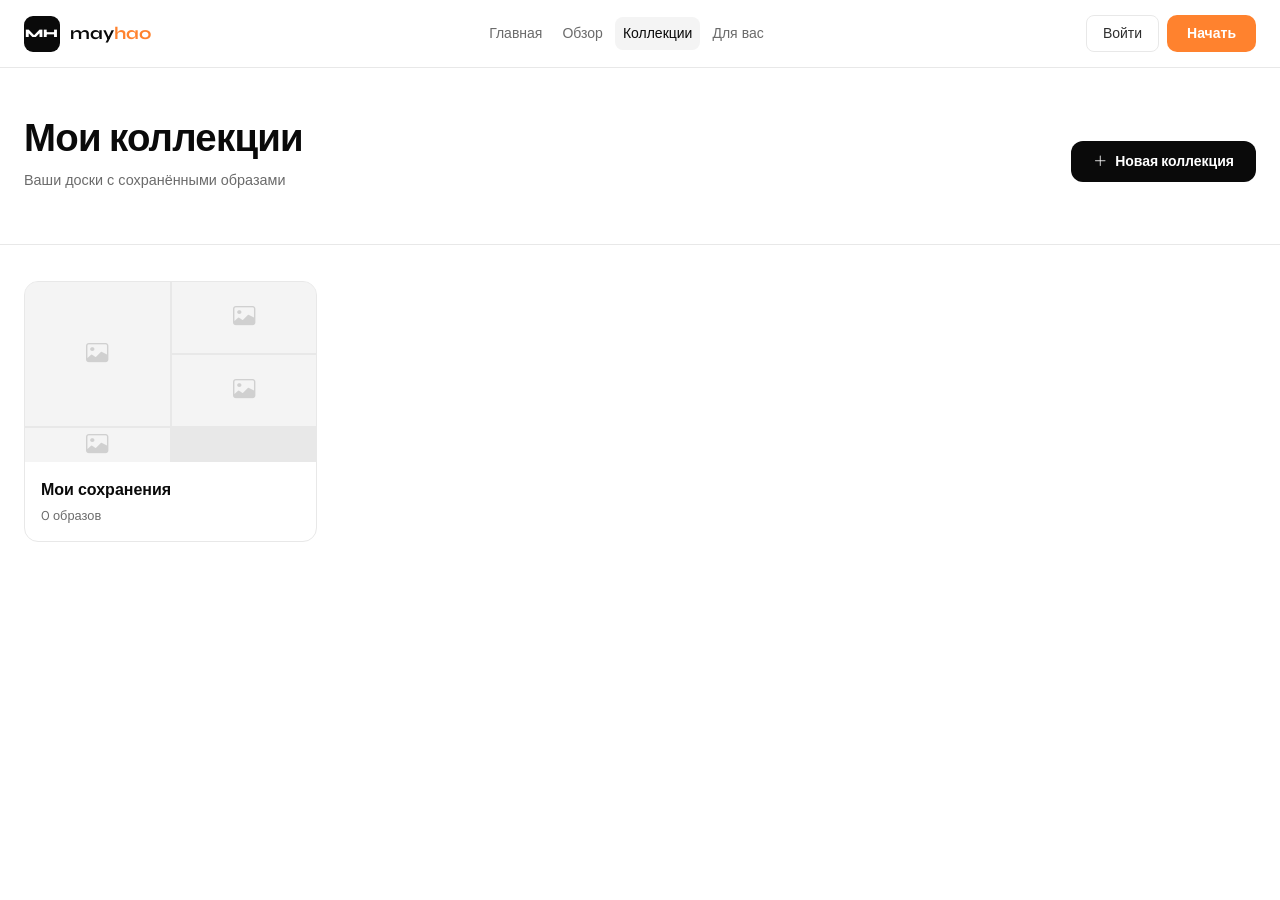
<file: collections.html>
<!DOCTYPE html>
<html lang="ru">
<head>
  <meta charset="UTF-8" />
  <meta name="viewport" content="width=device-width, initial-scale=1.0" />
  <title>Коллекции — Mayhao</title>
  <link rel="preconnect" href="https://fonts.googleapis.com" />
  <link href="https://fonts.googleapis.com/css2?family=Syne:wght@400;500;600;700;800&family=DM+Sans:ital,opsz,wght@0,9..40,300;0,9..40,400;0,9..40,500;1,9..40,300&display=swap" rel="stylesheet" />
  <link href="https://cdn.jsdelivr.net/npm/bootstrap@5.3.2/dist/css/bootstrap.min.css" rel="stylesheet" />
  <link href="https://cdn.jsdelivr.net/npm/bootstrap-icons@1.11.3/font/bootstrap-icons.min.css" rel="stylesheet" />
  <link rel="stylesheet" href="../style.css" />
</head>
<body>

  <nav class="navbar navbar-expand-lg vi-navbar" id="mainNav">
    <div class="container-fluid px-4">
      <a class="navbar-brand vi-logo" href="../index.html">
        <span class="logo-mark">MH</span>
        <span class="logo-text">may<em>hao</em></span>
      </a>
      <button class="navbar-toggler" type="button" data-bs-toggle="collapse" data-bs-target="#navMenu">
        <i class="bi bi-list"></i>
      </button>
      <div class="collapse navbar-collapse" id="navMenu">
        <ul class="navbar-nav mx-auto gap-1">
          <li class="nav-item"><a class="nav-link" href="../index.html">Главная</a></li>
          <li class="nav-item"><a class="nav-link" href="explore.html">Обзор</a></li>
          <li class="nav-item"><a class="nav-link active" href="collections.html">Коллекции</a></li>
          <li class="nav-item"><a class="nav-link" href="foryou.html">Для вас</a></li>
        </ul>
        <div class="nav-actions d-flex align-items-center gap-2">
          <a href="login.html" class="btn-ghost">Войти</a>
          <a href="register.html" class="btn-primary-vi">Начать</a>
        </div>
      </div>
    </div>
  </nav>

  <!-- Список коллекций -->
  <div id="collectionsView">
    <div class="collections-hero">
      <div class="container-fluid px-4">
        <div class="d-flex align-items-center justify-content-between flex-wrap gap-3">
          <div>
            <h1 class="section-title">Мои коллекции</h1>
            <p class="section-sub mt-1">Ваши доски с сохранёнными образами</p>
          </div>
          <button class="btn-new-collection" id="newCollectionBtn">
            <i class="bi bi-plus-lg"></i> Новая коллекция
          </button>
        </div>
      </div>
    </div>
    <div class="container-fluid px-4">
      <div class="collections-grid" id="collectionsGrid"></div>
    </div>
  </div>

  <!-- Детали коллекции -->
  <div id="detailView" class="collection-detail" style="padding-top:calc(var(--nav-h) + 32px);">
    <div class="container-fluid px-4">
      <button class="back-btn" id="backBtn"><i class="bi bi-arrow-left"></i> Все коллекции</button>
      <div class="d-flex align-items-center justify-content-between flex-wrap gap-3 mb-4">
        <div>
          <h2 class="section-title" id="detailTitle"></h2>
          <p class="section-sub" id="detailCount"></p>
        </div>
        <button class="delete-col-btn" id="deleteColBtn"><i class="bi bi-trash3"></i> Удалить</button>
      </div>
      <div class="masonry-grid" id="detailGrid"></div>
      <div id="detailEmpty" style="display:none;" class="empty-state">
        <div class="empty-icon"><i class="bi bi-images"></i></div>
        <h3>Коллекция пуста</h3>
        <p>Сохраняйте образы со страницы «Обзор», чтобы заполнить эту коллекцию.</p>
        <a href="explore.html" class="btn-primary-vi mt-2">Смотреть образы</a>
      </div>
    </div>
  </div>

  <!-- MODAL: Новая коллекция -->
  <div class="modal fade" id="newCollectionModal" tabindex="-1">
    <div class="modal-dialog modal-dialog-centered">
      <div class="modal-content vi-modal p-4">
        <div class="d-flex justify-content-between align-items-center mb-4">
          <h5 class="mb-0" style="font-family:var(--font-display);font-weight:700;">Новая коллекция</h5>
          <button class="btn-close" data-bs-dismiss="modal"></button>
        </div>
        <div class="form-group-vi">
          <label class="form-label-vi">Название</label>
          <input type="text" class="form-input-vi" id="newColName" placeholder="например, Осенние образы" maxlength="48" />
          <div class="form-error" id="newColError">Введите название</div>
        </div>
        <button class="form-submit-vi" id="createColBtn">Создать коллекцию</button>
      </div>
    </div>
  </div>

  <div class="modal fade" id="collectionModal" tabindex="-1">
    <div class="modal-dialog modal-dialog-centered">
      <div class="modal-content vi-modal p-4">
        <div class="d-flex justify-content-between align-items-center mb-3">
          <h5 class="mb-0" style="font-family:var(--font-display);font-weight:700;">Сохранить в…</h5>
          <button class="btn-close" data-bs-dismiss="modal"></button>
        </div>
        <div class="collection-select-list" id="collectionSelectList"></div>
      </div>
    </div>
  </div>

  <div class="vi-toast" id="viToast"></div>
  <script src="https://cdn.jsdelivr.net/npm/bootstrap@5.3.2/dist/js/bootstrap.bundle.min.js"></script>
  <script src="../script.js"></script>
  <script>
    let activeCollectionId = null;

    document.addEventListener('DOMContentLoaded', () => {
      renderCollections();

      document.getElementById('newCollectionBtn').addEventListener('click', () => {
        document.getElementById('newColName').value = '';
        document.getElementById('newColError').classList.remove('show');
        new bootstrap.Modal(document.getElementById('newCollectionModal')).show();
      });

      document.getElementById('createColBtn').addEventListener('click', () => {
        const name = document.getElementById('newColName').value.trim();
        if (!name) { document.getElementById('newColError').classList.add('show'); return; }
        const cols = getCollections();
        const newCol = { id: `col_${Date.now()}`, name, images: [] };
        cols.push(newCol);
        Store.set('mh_collections', cols);
        bootstrap.Modal.getInstance(document.getElementById('newCollectionModal')).hide();
        showToast(`✓ «${name}» создана`);
        renderCollections();
      });

      document.getElementById('backBtn').addEventListener('click', showCollectionsView);

      document.getElementById('deleteColBtn').addEventListener('click', () => {
        if (!activeCollectionId || activeCollectionId === 'default') { showToast('Нельзя удалить основную коллекцию'); return; }
        if (!confirm('Удалить эту коллекцию? Образы останутся в сохранениях.')) return;
        Store.set('mh_collections', getCollections().filter(c => c.id !== activeCollectionId));
        showToast('Коллекция удалена');
        showCollectionsView();
        renderCollections();
      });
    });

    function renderCollections() {
      const grid = document.getElementById('collectionsGrid');
      const cols = getCollections();
      if (!cols.length) {
        grid.innerHTML = `<div class="empty-state" style="grid-column:1/-1;"><div class="empty-icon"><i class="bi bi-folder2-open"></i></div><h3>Нет коллекций</h3><p>Создайте коллекцию, чтобы упорядочить сохранённые образы.</p></div>`;
        return;
      }
      grid.innerHTML = '';
      cols.forEach(col => {
        const card = document.createElement('div');
        card.className = 'collection-card';
        const imgs = col.images.slice(0, 4);
        const previews = Array(4).fill(null).map((_,i) => imgs[i]
          ? `<img src="${imgs[i].url}" alt="" loading="lazy" />`
          : `<div class="preview-placeholder"><i class="bi bi-image"></i></div>`
        );
        card.innerHTML = `
          <div class="collection-preview">${previews.join('')}</div>
          <div class="collection-info">
            <div class="collection-name">${col.name}</div>
            <div class="collection-count">${col.images.length} ${plural(col.images.length, 'образ','образа','образов')}</div>
          </div>
        `;
        card.addEventListener('click', () => openCollection(col.id));
        grid.appendChild(card);
      });
    }

    function plural(n, one, few, many) {
      if (n % 10 === 1 && n % 100 !== 11) return one;
      if ([2,3,4].includes(n % 10) && ![12,13,14].includes(n % 100)) return few;
      return many;
    }

    function openCollection(id) {
      const col = getCollections().find(c => c.id === id);
      if (!col) return;
      activeCollectionId = id;
      document.getElementById('detailTitle').textContent = col.name;
      document.getElementById('detailCount').textContent = `${col.images.length} ${plural(col.images.length,'образ','образа','образов')}`;
      document.getElementById('deleteColBtn').style.display = id === 'default' ? 'none' : 'inline-flex';
      const grid = document.getElementById('detailGrid');
      const empty = document.getElementById('detailEmpty');
      grid.innerHTML = '';
      if (!col.images.length) { empty.style.display='flex'; grid.style.display='none'; }
      else {
        empty.style.display='none'; grid.style.display='';
        col.images.forEach(img => grid.appendChild(buildCard({
          id: img.id, urls:{small:img.url,regular:img.url,thumb:img.url}, alt_description:'образ', width:800, height:1000,
          user:{name:img.author||'Автор',profile_image:{small:`https://i.pravatar.cc/32?u=${img.id}`},links:{html:'#'}},
          links:{html:'#',download:'#'}
        })));
      }
      document.getElementById('collectionsView').style.display = 'none';
      document.getElementById('detailView').classList.add('active');
      window.scrollTo(0,0);
    }

    function showCollectionsView() {
      document.getElementById('collectionsView').style.display = '';
      document.getElementById('detailView').classList.remove('active');
      activeCollectionId = null;
      renderCollections();
    }
  </script>
</body>
</html>
</file>
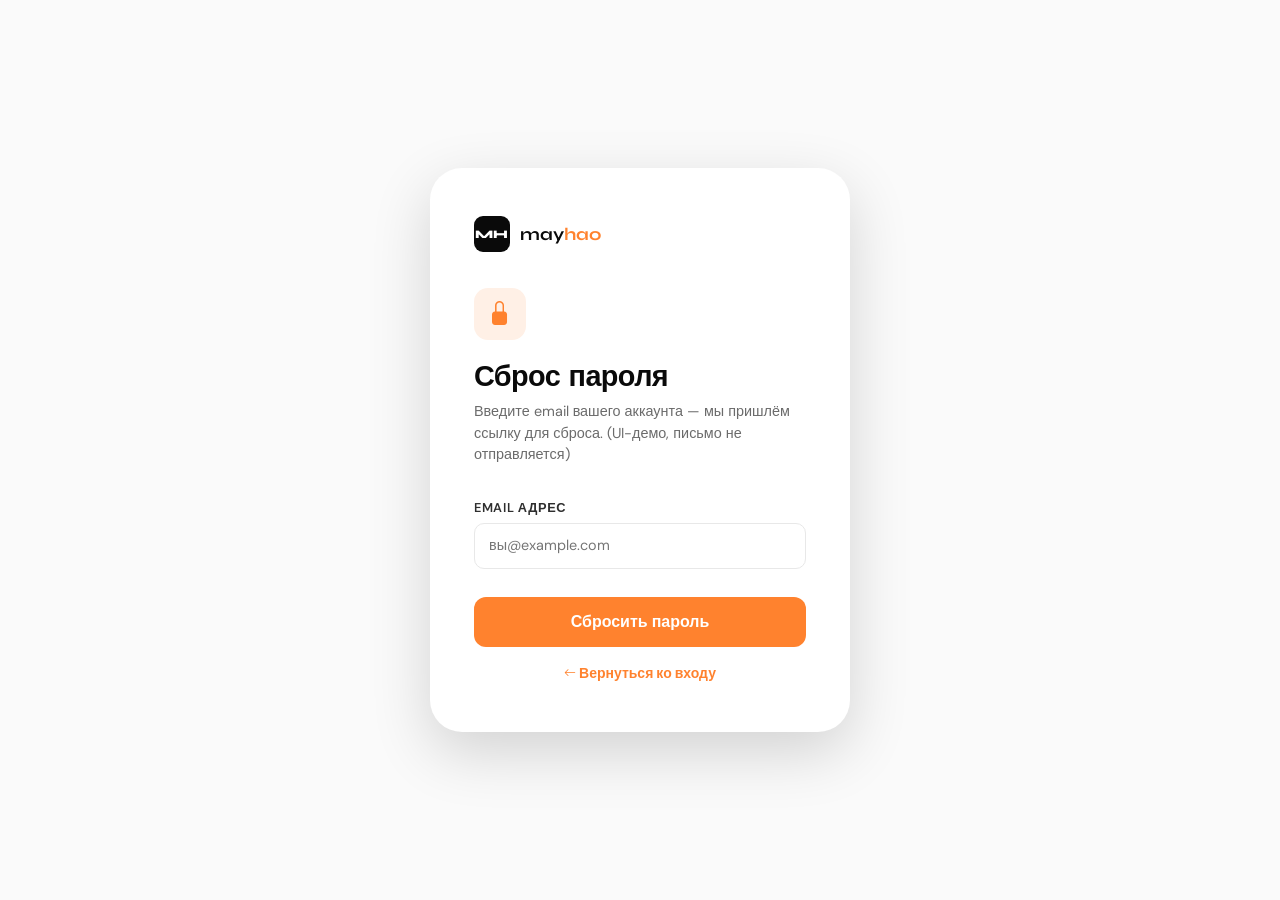
<file: reset.html>
<!DOCTYPE html>
<html lang="ru">
<head>
  <meta charset="UTF-8" />
  <meta name="viewport" content="width=device-width, initial-scale=1.0" />
  <title>Сброс пароля — Mayhao</title>
  <link rel="preconnect" href="https://fonts.googleapis.com" />
  <link href="https://fonts.googleapis.com/css2?family=Syne:wght@400;500;600;700;800&family=DM+Sans:ital,opsz,wght@0,9..40,300;0,9..40,400;0,9..40,500;1,9..40,300&display=swap" rel="stylesheet" />
  <link href="https://cdn.jsdelivr.net/npm/bootstrap@5.3.2/dist/css/bootstrap.min.css" rel="stylesheet" />
  <link href="https://cdn.jsdelivr.net/npm/bootstrap-icons@1.11.3/font/bootstrap-icons.min.css" rel="stylesheet" />
  <link rel="stylesheet" href="../style.css" />
</head>
<body>
<div class="auth-page">
  <div class="auth-card" style="max-width:420px;">
    <a href="../index.html" class="vi-logo auth-logo">
      <span class="logo-mark">MH</span>
      <span class="logo-text">may<em>hao</em></span>
    </a>

    <!-- Шаг 1: ввод email -->
    <div id="step1">
      <div style="width:52px;height:52px;background:var(--accent-light);border-radius:14px;display:flex;align-items:center;justify-content:center;color:var(--accent);font-size:1.5rem;margin-bottom:20px;">
        <i class="bi bi-lock-fill"></i>
      </div>
      <h1 class="auth-title">Сброс пароля</h1>
      <p class="auth-sub">Введите email вашего аккаунта — мы пришлём ссылку для сброса. (UI-демо, письмо не отправляется)</p>

      <form id="resetForm" novalidate>
        <div class="form-group-vi">
          <label class="form-label-vi">Email адрес</label>
          <input type="email" name="email" class="form-input-vi" placeholder="вы@example.com" autocomplete="email" />
          <div class="form-error" data-error="email">Введите корректный email</div>
        </div>
        <button type="submit" class="form-submit-vi">Сбросить пароль</button>
      </form>
    </div>

    <!-- Шаг 2: успех -->
    <div id="step2" style="display:none;text-align:center;padding:20px 0;">
      <div style="width:72px;height:72px;background:#f0fff4;border-radius:18px;display:flex;align-items:center;justify-content:center;color:#38a169;font-size:2rem;margin:0 auto 24px;">
        <i class="bi bi-check-circle-fill"></i>
      </div>
      <h2 style="font-family:var(--font-display);font-size:1.6rem;font-weight:800;margin-bottom:8px;">Проверьте почту</h2>
      <p style="color:var(--gray-500);font-size:0.9rem;margin-bottom:32px;">
        Мы отправили ссылку для сброса на<br /><strong id="sentEmail"></strong>.<br />
        Ссылка действительна 15 минут.
      </p>
      <a href="login.html" class="btn-primary-vi" style="display:inline-flex;">Вернуться ко входу</a>
      <p style="margin-top:20px;font-size:0.8rem;color:var(--gray-400);">
        Не пришло? <button onclick="showStep1()" style="background:none;border:none;color:var(--accent);font-weight:600;cursor:pointer;font-size:0.8rem;padding:0;">Попробовать снова</button>
      </p>
    </div>

    <div class="form-footer mt-3">
      <a href="login.html"><i class="bi bi-arrow-left" style="font-size:0.75rem;"></i> Вернуться ко входу</a>
    </div>
  </div>
</div>

<div class="vi-toast" id="viToast"></div>
<script src="https://cdn.jsdelivr.net/npm/bootstrap@5.3.2/dist/js/bootstrap.bundle.min.js"></script>
<script src="../script.js"></script>
<script>
  document.addEventListener('DOMContentLoaded', () => {
    setupFormValidation('resetForm', [
      { field: 'email', validates: v => /^[^\s@]+@[^\s@]+\.[^\s@]+$/.test(v), message: 'Введите корректный email' },
    ]);
    document.getElementById('resetForm').addEventListener('mh:valid', () => {
      const email = document.getElementById('resetForm').querySelector('[name="email"]').value;
      document.getElementById('sentEmail').textContent = email;
      document.getElementById('step1').style.display = 'none';
      document.getElementById('step2').style.display = 'block';
      showToast('Ссылка отправлена (демо)');
    });
  });
  function showStep1() {
    document.getElementById('step1').style.display = 'block';
    document.getElementById('step2').style.display = 'none';
  }
</script>
</body>
</html>
</file>
<file: style.css>
/* ============================================
   MAYHAO — style.css
   Fashion & Style Visual Platform
   ============================================ */

/* === TOKENS === */
:root {
  --accent: #FF822E;
  --accent-dark: #e06820;
  --accent-light: #fff0e6;
  --black: #0a0a0a;
  --white: #ffffff;
  --gray-50: #fafafa;
  --gray-100: #f4f4f4;
  --gray-200: #e8e8e8;
  --gray-300: #d0d0d0;
  --gray-400: #a0a0a0;
  --gray-500: #6b6b6b;
  --gray-700: #2e2e2e;
  --radius-sm: 8px;
  --radius-md: 14px;
  --radius-lg: 22px;
  --radius-xl: 32px;
  --shadow-sm: 0 2px 8px rgba(0,0,0,0.06);
  --shadow-md: 0 8px 28px rgba(0,0,0,0.10);
  --shadow-lg: 0 20px 60px rgba(0,0,0,0.16);
  --font-display: 'Syne', sans-serif;
  --font-body: 'DM Sans', sans-serif;
  --nav-h: 68px;
  --transition: 0.22s cubic-bezier(0.4,0,0.2,1);
}

/* === RESET === */
*, *::before, *::after { box-sizing: border-box; margin: 0; padding: 0; }
html { scroll-behavior: smooth; }
body { font-family: var(--font-body); color: var(--black); background: var(--white); -webkit-font-smoothing: antialiased; }
a { text-decoration: none; color: inherit; }
img { display: block; max-width: 100%; }
button { font-family: var(--font-body); }

/* === NAVBAR === */
.vi-navbar {
  position: fixed; top: 0; left: 0; right: 0; z-index: 900;
  height: var(--nav-h);
  background: rgba(255,255,255,0.92);
  backdrop-filter: blur(16px);
  border-bottom: 1px solid var(--gray-200);
  transition: box-shadow var(--transition);
}
.vi-navbar.scrolled { box-shadow: var(--shadow-sm); }

.vi-logo { display: flex; align-items: center; gap: 10px; }
.logo-mark {
  width: 36px; height: 36px;
  background: var(--black); color: var(--white);
  border-radius: 9px;
  display: flex; align-items: center; justify-content: center;
  font-family: var(--font-display); font-size: 0.72rem; font-weight: 800;
  letter-spacing: 0.04em; flex-shrink: 0;
}
.logo-mark.sm { width: 28px; height: 28px; font-size: 0.62rem; }
.logo-text { font-family: var(--font-display); font-size: 1.1rem; font-weight: 700; color: var(--black); line-height: 1; }
.logo-text em { font-style: normal; color: var(--accent); }

.vi-navbar .nav-link {
  font-size: 0.875rem; font-weight: 500;
  color: var(--gray-500); padding: 6px 14px; border-radius: 8px;
  transition: color var(--transition), background var(--transition);
}
.vi-navbar .nav-link:hover, .vi-navbar .nav-link.active { color: var(--black); background: var(--gray-100); }

/* Nav icon buttons */
.nav-icon-btn {
  width: 38px; height: 38px; border-radius: 10px;
  display: flex; align-items: center; justify-content: center;
  background: var(--gray-100); border: none; cursor: pointer;
  color: var(--gray-700); font-size: 1.05rem;
  transition: background var(--transition), color var(--transition);
  position: relative;
}
.nav-icon-btn:hover { background: var(--gray-200); color: var(--black); }
.nav-icon-btn .badge-dot {
  position: absolute; top: 6px; right: 6px;
  width: 8px; height: 8px; border-radius: 50%;
  background: var(--accent); border: 2px solid var(--white);
}

.btn-ghost {
  font-size: 0.875rem; font-weight: 500;
  color: var(--gray-700); padding: 7px 16px; border-radius: 8px;
  border: 1.5px solid var(--gray-200);
  transition: border-color var(--transition), color var(--transition);
  white-space: nowrap;
}
.btn-ghost:hover { border-color: var(--black); color: var(--black); }

.btn-primary-vi {
  display: inline-flex; align-items: center; gap: 6px;
  font-size: 0.875rem; font-weight: 600;
  color: var(--white); background: var(--accent);
  padding: 8px 20px; border-radius: 10px; border: none; cursor: pointer;
  transition: background var(--transition), transform var(--transition), box-shadow var(--transition);
  white-space: nowrap;
}
.btn-primary-vi:hover { background: var(--accent-dark); transform: translateY(-1px); box-shadow: 0 6px 20px rgba(255,130,46,0.35); color: var(--white); }
.btn-lg-vi { font-size: 1rem; padding: 13px 32px; border-radius: 14px; }

.navbar-toggler { border: none; color: var(--black); font-size: 1.4rem; }
.navbar-toggler:focus { box-shadow: none; }

/* === HERO === */
.hero-section {
  min-height: 100vh;
  padding-top: calc(var(--nav-h) + 60px);
  padding-bottom: 80px;
  display: flex; flex-direction: column; align-items: center; justify-content: center;
  position: relative; overflow: hidden; background: var(--white);
}
.hero-bg-grid {
  position: absolute; inset: 0;
  background-image:
    linear-gradient(rgba(0,0,0,0.03) 1px, transparent 1px),
    linear-gradient(90deg, rgba(0,0,0,0.03) 1px, transparent 1px);
  background-size: 48px 48px;
  mask-image: radial-gradient(ellipse 80% 70% at 50% 50%, black 30%, transparent 100%);
}
.hero-content { position: relative; z-index: 2; }
.hero-badge {
  display: inline-block;
  font-size: 0.78rem; font-weight: 500; letter-spacing: 0.08em;
  color: var(--accent); background: var(--accent-light);
  padding: 6px 16px; border-radius: 50px;
  animation: fadeUp 0.6s ease both;
}
.hero-title {
  font-family: var(--font-display);
  font-size: clamp(2.8rem, 8vw, 6.5rem);
  font-weight: 800; line-height: 1.02; letter-spacing: -0.03em;
  animation: fadeUp 0.6s 0.1s ease both;
}
.accent-word { color: var(--accent); }
.hero-sub {
  font-size: clamp(1rem, 2vw, 1.2rem); color: var(--gray-500); font-weight: 300;
  margin-top: 20px; line-height: 1.7;
  animation: fadeUp 0.6s 0.2s ease both;
}
.hero-scroll-hint {
  position: absolute; bottom: 32px; left: 50%; transform: translateX(-50%);
  color: var(--gray-400); font-size: 1.2rem;
  animation: bounce 2s infinite;
}
@keyframes bounce { 0%,100%{transform:translateX(-50%) translateY(0)}50%{transform:translateX(-50%) translateY(8px)} }
@keyframes fadeUp { from{opacity:0;transform:translateY(20px)}to{opacity:1;transform:translateY(0)} }

/* === SEARCH BAR === */
.search-wrapper { animation: fadeUp 0.6s 0.3s ease both; }
.search-bar-home {
  display: flex; align-items: center;
  background: var(--white);
  border: 2px solid var(--gray-200);
  border-radius: 16px; padding: 6px 6px 6px 18px;
  max-width: 700px; margin: 0 auto;
  box-shadow: var(--shadow-md);
  transition: border-color var(--transition), box-shadow var(--transition);
}
.search-bar-home:focus-within { border-color: var(--accent); box-shadow: 0 0 0 4px rgba(255,130,46,0.12), var(--shadow-md); }
.search-icon { color: var(--gray-400); font-size: 1rem; flex-shrink: 0; }
.search-bar-home input {
  flex: 1; border: none; outline: none; background: transparent;
  font-family: var(--font-body); font-size: 0.95rem; color: var(--black);
  padding: 8px 12px;
}
.search-bar-home input::placeholder { color: var(--gray-400); }
.upload-btn {
  background: var(--gray-100); border: none; color: var(--gray-500);
  width: 38px; height: 38px; border-radius: 10px; cursor: pointer;
  display: flex; align-items: center; justify-content: center;
  transition: background var(--transition); flex-shrink: 0;
}
.upload-btn:hover { background: var(--gray-200); color: var(--black); }
.search-submit {
  background: var(--accent); color: var(--white);
  border: none; border-radius: 10px;
  font-weight: 600; font-size: 0.875rem;
  padding: 10px 22px; cursor: pointer; flex-shrink: 0;
  transition: background var(--transition);
}
.search-submit:hover { background: var(--accent-dark); }

.trending-tags { display: flex; align-items: center; flex-wrap: wrap; gap: 8px; justify-content: center; }
.tag-label { font-size: 0.8rem; color: var(--gray-400); font-weight: 500; }
.tag-chip {
  background: var(--white); border: 1.5px solid var(--gray-200);
  color: var(--gray-700); font-size: 0.8rem; font-weight: 500;
  padding: 5px 14px; border-radius: 50px; cursor: pointer;
  transition: all var(--transition);
}
.tag-chip:hover { border-color: var(--accent); color: var(--accent); background: var(--accent-light); }

/* === FEATURED STRIP === */
.featured-strip { overflow: hidden; background: var(--gray-50); border-top: 1px solid var(--gray-200); border-bottom: 1px solid var(--gray-200); }
.strip-inner { display: flex; gap: 4px; padding: 10px 0; animation: slideStrip 50s linear infinite; width: max-content; }
.strip-item { width: 130px; height: 100px; border-radius: 10px; overflow: hidden; flex-shrink: 0; cursor: pointer; transition: transform var(--transition); }
.strip-item:hover { transform: scale(1.05); }
.strip-item img { width: 100%; height: 100%; object-fit: cover; }
@keyframes slideStrip { from{transform:translateX(0)}to{transform:translateX(-50%)} }

/* === SECTIONS === */
.section-block { padding: 72px 0; }
.alt-bg { background: var(--gray-50); }
.section-title { font-family: var(--font-display); font-size: clamp(1.6rem, 4vw, 2.4rem); font-weight: 700; letter-spacing: -0.02em; }
.section-sub { color: var(--gray-500); font-size: 0.9rem; margin-top: 4px; }
.see-all-link { font-size: 0.875rem; font-weight: 600; color: var(--accent); display: flex; align-items: center; gap: 4px; transition: gap var(--transition); }
.see-all-link:hover { gap: 8px; }

/* === MASONRY GRID === */
.masonry-grid { columns: 5; column-gap: 12px; }
@media (max-width:1400px){.masonry-grid{columns:4}}
@media (max-width:1024px){.masonry-grid{columns:3}}
@media (max-width:768px){.masonry-grid{columns:2}}
@media (max-width:480px){.masonry-grid{columns:2}}

/* === IMAGE CARD === */
.img-card {
  break-inside: avoid; margin-bottom: 12px;
  border-radius: var(--radius-md); overflow: hidden;
  position: relative; cursor: pointer;
  box-shadow: var(--shadow-sm);
  transition: box-shadow var(--transition), transform var(--transition);
  background: var(--gray-100);
}
.img-card:hover { box-shadow: var(--shadow-lg); transform: translateY(-3px); }
.img-card img { width: 100%; display: block; transition: transform 0.4s ease; }
.img-card:hover img { transform: scale(1.04); }

.card-overlay {
  position: absolute; inset: 0;
  background: linear-gradient(to top, rgba(0,0,0,0.6) 0%, rgba(0,0,0,0.1) 50%, transparent 100%);
  opacity: 0; transition: opacity var(--transition);
  display: flex; flex-direction: column; justify-content: flex-end; padding: 14px;
}
.img-card:hover .card-overlay { opacity: 1; }

.card-actions { display: flex; gap: 8px; align-items: center; }
.card-btn {
  display: flex; align-items: center; justify-content: center;
  width: 34px; height: 34px; border-radius: 8px;
  border: none; cursor: pointer; font-size: 0.9rem;
  background: rgba(255,255,255,0.18);
  backdrop-filter: blur(6px); color: var(--white);
  transition: background var(--transition), transform var(--transition);
}
.card-btn:hover { background: rgba(255,255,255,0.32); transform: scale(1.12); }
.card-btn.liked { background: rgba(231,57,57,0.75); }
.card-btn.saved { background: rgba(255,130,46,0.75); }

.card-meta { margin-top: 6px; }
.card-author { color: rgba(255,255,255,0.9); font-size: 0.72rem; font-weight: 500; display: flex; align-items: center; gap: 5px; }
.card-author img { width: 18px; height: 18px; border-radius: 50%; object-fit: cover; }
.card-tag { display: inline-block; background: rgba(255,130,46,0.85); color: #fff; font-size: 0.65rem; font-weight: 600; padding: 2px 8px; border-radius: 50px; margin-bottom: 5px; letter-spacing: 0.04em; text-transform: uppercase; }

/* === SKELETON === */
.skeleton-card {
  break-inside: avoid; margin-bottom: 12px; border-radius: var(--radius-md);
  background: linear-gradient(110deg,var(--gray-100) 8%,var(--gray-200) 18%,var(--gray-100) 33%);
  background-size: 200% 100%; animation: shimmer 1.4s linear infinite; min-height: 200px;
}
.skeleton-card.tall { min-height: 320px; }
.skeleton-card.wide { min-height: 160px; }
@keyframes shimmer { to{background-position:-200% 0} }

/* === MOOD GRID === */
.mood-grid { display: grid; grid-template-columns: repeat(6,1fr); gap: 12px; }
@media(max-width:1200px){.mood-grid{grid-template-columns:repeat(3,1fr)}}
@media(max-width:600px){.mood-grid{grid-template-columns:repeat(2,1fr)}}
.mood-card { height: 160px; border-radius: var(--radius-md); overflow: hidden; position: relative; cursor: pointer; background: var(--gray-200); transition: transform var(--transition), box-shadow var(--transition); }
.mood-card:hover { transform: scale(1.03); box-shadow: var(--shadow-md); }
.mood-card img { width: 100%; height: 100%; object-fit: cover; transition: transform 0.4s; }
.mood-card:hover img { transform: scale(1.08); }
.mood-overlay { position: absolute; inset: 0; background: linear-gradient(to top,rgba(0,0,0,0.65) 0%,transparent 60%); display: flex; align-items: flex-end; padding: 12px; font-family: var(--font-display); font-size: 0.85rem; font-weight: 700; color: var(--white); }

/* === BRANDS ROW === */
.brands-row { display: flex; align-items: center; justify-content: center; gap: 40px; flex-wrap: wrap; padding: 48px 0; }
.brand-item { font-family: var(--font-display); font-size: 1.1rem; font-weight: 800; color: var(--gray-300); letter-spacing: 0.06em; text-transform: uppercase; transition: color var(--transition); cursor: default; }
.brand-item:hover { color: var(--black); }

/* === CTA BANNER === */
.cta-banner { padding: 100px 0; background: var(--black); text-align: center; }
.cta-title { font-family: var(--font-display); font-size: clamp(2rem,5vw,4rem); font-weight: 800; color: var(--white); letter-spacing: -0.03em; }
.cta-sub { color: var(--gray-400); font-size: 1.05rem; margin-top: 12px; }

/* === FOOTER === */
.vi-footer { background: var(--black); color: var(--white); padding: 56px 0 32px; border-top: 1px solid rgba(255,255,255,0.06); }
.footer-tagline { font-size: 0.85rem; color: var(--gray-400); margin-top: 8px; }
.footer-links-group h6 { font-family: var(--font-display); font-weight: 700; font-size: 0.75rem; letter-spacing: 0.1em; text-transform: uppercase; color: var(--gray-400); margin-bottom: 14px; }
.footer-links-group ul { list-style: none; }
.footer-links-group ul li { margin-bottom: 8px; }
.footer-links-group ul li a { font-size: 0.875rem; color: rgba(255,255,255,0.6); transition: color var(--transition); }
.footer-links-group ul li a:hover { color: var(--white); }
.footer-bottom { border-top: 1px solid rgba(255,255,255,0.08); padding-top: 20px; font-size: 0.8rem; color: var(--gray-500); }
.footer-bottom a { color: var(--gray-400); }
.footer-bottom a:hover { color: var(--white); }
.social-links { display: flex; gap: 14px; }
.social-links a { color: var(--gray-400); font-size: 1.1rem; transition: color var(--transition); }
.social-links a:hover { color: var(--white); }

/* === PAGE HEADER === */
.page-header { padding: calc(var(--nav-h) + 40px) 0 28px; background: var(--white); border-bottom: 1px solid var(--gray-200); }
.page-search-bar { display: flex; align-items: center; background: var(--white); border: 2px solid var(--gray-200); border-radius: 14px; padding: 5px 5px 5px 16px; max-width: 540px; transition: border-color var(--transition); }
.page-search-bar:focus-within { border-color: var(--accent); }
.page-search-bar input { flex: 1; border: none; outline: none; background: transparent; font-family: var(--font-body); font-size: 0.9rem; color: var(--black); padding: 8px; }
.page-search-bar input::placeholder { color: var(--gray-400); }
.page-search-bar button { background: var(--accent); color: var(--white); border: none; border-radius: 10px; padding: 9px 20px; font-weight: 600; font-size: 0.85rem; cursor: pointer; transition: background var(--transition); }
.page-search-bar button:hover { background: var(--accent-dark); }

/* Filters */
.filter-bar { display: flex; flex-wrap: wrap; gap: 10px; align-items: center; padding: 14px 0; }
.filter-select {
  font-size: 0.8rem; font-weight: 500; color: var(--gray-700);
  background: var(--white); border: 1.5px solid var(--gray-200); border-radius: 8px;
  padding: 6px 26px 6px 12px; cursor: pointer; appearance: none;
  background-image: url("data:image/svg+xml,%3Csvg xmlns='http://www.w3.org/2000/svg' width='10' height='6'%3E%3Cpath d='M0 0l5 6 5-6z' fill='%23a0a0a0'/%3E%3C/svg%3E");
  background-repeat: no-repeat; background-position: right 10px center;
  transition: border-color var(--transition);
}
.filter-select:focus { outline: none; border-color: var(--accent); }
.filter-chip { font-size: 0.8rem; font-weight: 500; background: var(--white); border: 1.5px solid var(--gray-200); color: var(--gray-700); padding: 6px 14px; border-radius: 50px; cursor: pointer; transition: all var(--transition); }
.filter-chip.active, .filter-chip:hover { border-color: var(--accent); color: var(--accent); background: var(--accent-light); }
.results-count { font-size: 0.8rem; color: var(--gray-400); margin-left: auto; }

/* === LOAD MORE === */
.load-more-wrap { text-align: center; padding: 40px 0 20px; }
.btn-load-more { background: var(--white); border: 2px solid var(--gray-200); color: var(--gray-700); font-weight: 600; font-size: 0.875rem; padding: 12px 32px; border-radius: 12px; cursor: pointer; transition: border-color var(--transition), color var(--transition); }
.btn-load-more:hover { border-color: var(--accent); color: var(--accent); }

/* === FOR YOU === */
.foryou-hero { padding: calc(var(--nav-h) + 48px) 0 36px; border-bottom: 1px solid var(--gray-200); }
.empty-state { text-align: center; padding: 80px 20px; display: flex; flex-direction: column; align-items: center; gap: 16px; }
.empty-icon { width: 80px; height: 80px; border-radius: 20px; background: var(--accent-light); display: flex; align-items: center; justify-content: center; font-size: 2.2rem; color: var(--accent); }
.empty-state h3 { font-family: var(--font-display); font-size: 1.4rem; font-weight: 700; }
.empty-state p { color: var(--gray-500); max-width: 360px; }

/* === COLLECTIONS === */
.collections-hero { padding: calc(var(--nav-h) + 48px) 0 36px; border-bottom: 1px solid var(--gray-200); }
.collections-grid { display: grid; grid-template-columns: repeat(auto-fill,minmax(280px,1fr)); gap: 20px; padding: 36px 0; }
.collection-card { border-radius: var(--radius-md); overflow: hidden; border: 1.5px solid var(--gray-200); transition: box-shadow var(--transition), transform var(--transition); cursor: pointer; background: var(--white); }
.collection-card:hover { box-shadow: var(--shadow-md); transform: translateY(-3px); }
.collection-preview { height: 180px; display: grid; grid-template-columns: 1fr 1fr; grid-template-rows: 1fr 1fr; gap: 2px; background: var(--gray-200); }
.collection-preview img { width: 100%; height: 100%; object-fit: cover; }
.collection-preview .preview-placeholder { background: var(--gray-100); display: flex; align-items: center; justify-content: center; color: var(--gray-300); font-size: 1.4rem; }
.collection-preview img:first-child, .collection-preview .preview-placeholder:first-child { grid-column: 1; grid-row: 1 / 3; }
.collection-info { padding: 16px; }
.collection-name { font-family: var(--font-display); font-size: 1rem; font-weight: 700; }
.collection-count { font-size: 0.8rem; color: var(--gray-500); margin-top: 4px; }

.btn-new-collection { display: inline-flex; align-items: center; gap: 8px; background: var(--black); color: var(--white); font-size: 0.875rem; font-weight: 600; padding: 10px 22px; border-radius: 12px; border: none; cursor: pointer; transition: background var(--transition); }
.btn-new-collection:hover { background: var(--gray-700); }

/* === AUTH === */
.auth-page { min-height: 100vh; display: flex; align-items: center; justify-content: center; background: var(--gray-50); padding: 40px 16px; }
.auth-card { background: var(--white); border-radius: var(--radius-xl); padding: 48px 44px; width: 100%; max-width: 440px; box-shadow: var(--shadow-lg); }
@media(max-width:480px){.auth-card{padding:32px 22px}}
.auth-logo { display: flex; align-items: center; gap: 10px; margin-bottom: 36px; }
.auth-title { font-family: var(--font-display); font-size: 1.8rem; font-weight: 800; letter-spacing: -0.02em; margin-bottom: 6px; }
.auth-sub { color: var(--gray-500); font-size: 0.9rem; margin-bottom: 32px; }
.form-label-vi { display: block; font-size: 0.8rem; font-weight: 600; color: var(--gray-700); letter-spacing: 0.05em; text-transform: uppercase; margin-bottom: 6px; }
.form-input-vi { width: 100%; padding: 11px 14px; border: 1.5px solid var(--gray-200); border-radius: 10px; font-family: var(--font-body); font-size: 0.9rem; color: var(--black); background: var(--white); outline: none; transition: border-color var(--transition), box-shadow var(--transition); }
.form-input-vi:focus { border-color: var(--accent); box-shadow: 0 0 0 3px rgba(255,130,46,0.12); }
.form-input-vi.invalid { border-color: #e53e3e; }
.form-error { font-size: 0.78rem; color: #e53e3e; margin-top: 4px; display: none; }
.form-error.show { display: block; }
.form-group-vi { margin-bottom: 20px; position: relative; }
.password-toggle { position: absolute; right: 12px; top: 50%; transform: translateY(-50%); background: none; border: none; color: var(--gray-400); cursor: pointer; padding: 4px; display: flex; align-items: center; margin-top: 14px; }
.form-submit-vi { width: 100%; padding: 13px; background: var(--accent); color: var(--white); font-size: 1rem; font-weight: 700; border: none; border-radius: 12px; cursor: pointer; transition: background var(--transition), transform var(--transition); margin-top: 8px; }
.form-submit-vi:hover { background: var(--accent-dark); transform: translateY(-1px); }
.form-footer { text-align: center; margin-top: 24px; font-size: 0.875rem; color: var(--gray-500); }
.form-footer a { color: var(--accent); font-weight: 600; }
.divider { display: flex; align-items: center; gap: 12px; color: var(--gray-300); font-size: 0.8rem; margin: 24px 0; }
.divider::before, .divider::after { content: ''; flex: 1; border-top: 1px solid var(--gray-200); }

/* Auth split layout */
.auth-bg-split { position: fixed; right: 0; top: 0; bottom: 0; width: 42%; background: var(--black); overflow: hidden; display: none; }
@media(min-width:992px){.auth-bg-split{display:block}}
.auth-bg-split img { width: 100%; height: 100%; object-fit: cover; opacity: 0.45; }
.auth-bg-quote { position: absolute; bottom: 48px; left: 40px; right: 40px; color: rgba(255,255,255,0.9); font-family: var(--font-display); font-size: 1.35rem; font-weight: 700; line-height: 1.4; }
.auth-bg-quote span { color: var(--accent); }
.auth-left { min-height: 100vh; display: flex; align-items: center; justify-content: center; padding: 40px 20px; }
@media(min-width:992px){.auth-left{width:58%}}
.auth-left-inner { width: 100%; max-width: 400px; }
.strength-bar { height: 4px; border-radius: 2px; background: var(--gray-200); margin-top: 8px; overflow: hidden; }
.strength-fill { height: 100%; border-radius: 2px; width: 0; transition: width 0.3s, background 0.3s; }
.strength-text { font-size: 0.72rem; color: var(--gray-500); margin-top: 4px; }

/* === PROFILE PAGE === */
.profile-hero { padding: calc(var(--nav-h) + 40px) 0 0; background: var(--white); }
.profile-cover { height: 220px; background: linear-gradient(135deg, #1a1a1a 0%, #2e2e2e 50%, #FF822E 100%); position: relative; overflow: hidden; border-radius: 0; }
.profile-cover-img { width: 100%; height: 100%; object-fit: cover; opacity: 0.4; }
.profile-info-bar { background: var(--white); padding: 0 0 24px; border-bottom: 1px solid var(--gray-200); }
.profile-avatar-wrap { margin-top: -48px; margin-left: 32px; }
.profile-avatar { width: 96px; height: 96px; border-radius: 50%; border: 4px solid var(--white); object-fit: cover; background: var(--gray-200); display: flex; align-items: center; justify-content: center; font-family: var(--font-display); font-size: 2rem; font-weight: 800; color: var(--accent); box-shadow: var(--shadow-md); }
.profile-name { font-family: var(--font-display); font-size: 1.6rem; font-weight: 800; margin-top: 12px; }
.profile-handle { color: var(--gray-400); font-size: 0.875rem; margin-top: 2px; }
.profile-stats { display: flex; gap: 28px; margin-top: 16px; }
.profile-stat { text-align: center; }
.profile-stat .num { font-family: var(--font-display); font-size: 1.4rem; font-weight: 800; color: var(--black); }
.profile-stat .lbl { font-size: 0.75rem; color: var(--gray-500); margin-top: 1px; }
.btn-edit-profile { background: var(--white); border: 1.5px solid var(--gray-200); color: var(--gray-700); font-weight: 600; font-size: 0.875rem; padding: 8px 20px; border-radius: 10px; cursor: pointer; transition: all var(--transition); }
.btn-edit-profile:hover { border-color: var(--black); color: var(--black); }
.profile-tabs { display: flex; gap: 0; border-bottom: 2px solid var(--gray-200); margin-top: 24px; }
.profile-tab { font-size: 0.875rem; font-weight: 600; color: var(--gray-500); padding: 10px 20px; border: none; background: none; cursor: pointer; border-bottom: 2px solid transparent; margin-bottom: -2px; transition: color var(--transition), border-color var(--transition); }
.profile-tab.active { color: var(--black); border-bottom-color: var(--black); }

/* === MODAL === */
.vi-modal { border-radius: var(--radius-xl); border: none; overflow: hidden; }
.upload-drop-zone { border: 2px dashed var(--gray-200); border-radius: var(--radius-md); padding: 48px 20px; text-align: center; display: flex; flex-direction: column; align-items: center; gap: 8px; color: var(--gray-500); font-size: 0.9rem; transition: border-color var(--transition), background var(--transition); }
.upload-drop-zone:hover { border-color: var(--accent); background: var(--accent-light); }
.upload-drop-zone i { font-size: 2.5rem; color: var(--gray-300); }
.upload-drop-zone span { font-size: 0.75rem; color: var(--gray-400); }
.collection-select-list { max-height: 260px; overflow-y: auto; display: flex; flex-direction: column; gap: 8px; }
.collection-select-item { display: flex; align-items: center; gap: 12px; padding: 10px 14px; border-radius: var(--radius-sm); border: 1.5px solid var(--gray-200); cursor: pointer; transition: all var(--transition); font-size: 0.875rem; font-weight: 500; }
.collection-select-item:hover { border-color: var(--accent); background: var(--accent-light); }
.collection-select-item i { color: var(--accent); }

/* === TOAST === */
.vi-toast { position: fixed; bottom: 28px; left: 50%; transform: translateX(-50%) translateY(20px); background: var(--black); color: var(--white); padding: 12px 24px; border-radius: 50px; font-size: 0.875rem; font-weight: 500; opacity: 0; pointer-events: none; transition: opacity 0.3s, transform 0.3s; z-index: 9999; white-space: nowrap; }
.vi-toast.show { opacity: 1; transform: translateX(-50%) translateY(0); }

/* === SPINNER === */
.spinner-wrap { text-align: center; padding: 60px 20px; }
.vi-spinner { width: 38px; height: 38px; border: 3px solid var(--gray-200); border-top-color: var(--accent); border-radius: 50%; animation: spin 0.7s linear infinite; display: inline-block; }
@keyframes spin { to{transform:rotate(360deg)} }

/* === NOTIFICATIONS DROPDOWN === */
.notif-dropdown { position: absolute; top: 50px; right: 0; width: 320px; background: var(--white); border-radius: var(--radius-md); box-shadow: var(--shadow-lg); border: 1px solid var(--gray-200); z-index: 1000; display: none; }
.notif-dropdown.open { display: block; animation: fadeUp 0.2s ease; }
.notif-header { padding: 14px 16px; border-bottom: 1px solid var(--gray-200); font-family: var(--font-display); font-weight: 700; font-size: 0.9rem; display: flex; justify-content: space-between; align-items: center; }
.notif-header a { font-size: 0.75rem; color: var(--accent); font-weight: 500; font-family: var(--font-body); }
.notif-item { display: flex; gap: 12px; align-items: flex-start; padding: 12px 16px; transition: background var(--transition); border-bottom: 1px solid var(--gray-100); }
.notif-item:hover { background: var(--gray-50); }
.notif-item:last-child { border-bottom: none; }
.notif-icon { width: 36px; height: 36px; border-radius: 10px; background: var(--accent-light); display: flex; align-items: center; justify-content: center; color: var(--accent); font-size: 0.9rem; flex-shrink: 0; }
.notif-text { font-size: 0.8rem; color: var(--gray-700); line-height: 1.4; }
.notif-time { font-size: 0.7rem; color: var(--gray-400); margin-top: 2px; }

/* === PAGE BACK BTN === */
.back-btn { display: inline-flex; align-items: center; gap: 8px; font-size: 0.875rem; font-weight: 600; color: var(--gray-700); background: var(--gray-100); border: none; border-radius: 8px; padding: 8px 16px; cursor: pointer; margin-bottom: 24px; transition: background var(--transition); }
.back-btn:hover { background: var(--gray-200); }

/* === COLLECTION DETAIL === */
.collection-detail { display: none; }
.collection-detail.active { display: block; }
.delete-col-btn { background: none; border: 1.5px solid var(--gray-200); color: var(--gray-500); font-size: 0.8rem; padding: 6px 14px; border-radius: 8px; cursor: pointer; transition: all var(--transition); }
.delete-col-btn:hover { border-color: #e53e3e; color: #e53e3e; }

/* === MISC === */
.page-main { padding: 20px 0 60px; }

@media(max-width:768px){
  .auth-card{padding:32px 20px}
  .hero-title{letter-spacing:-0.02em}
  .nav-actions{margin-top:12px;padding-top:12px;border-top:1px solid var(--gray-200)}
  .section-block{padding:48px 0}
  .profile-stats{gap:16px}
  .profile-avatar-wrap{margin-left:20px}
  .brands-row{gap:20px}
}
</file>
